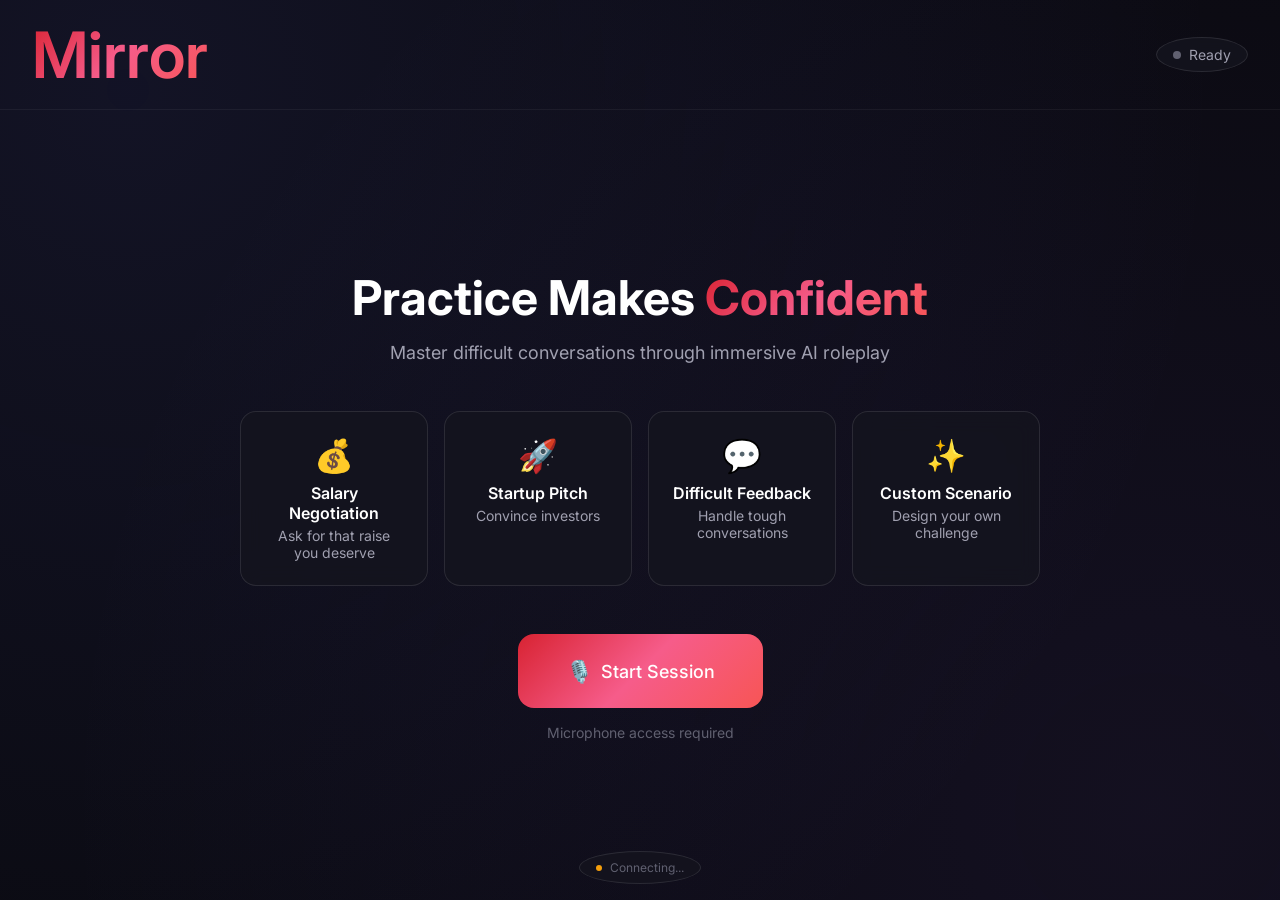
<file: self-improving/static/index.html>
<!DOCTYPE html>
<html lang="en">
<head>
    <meta charset="UTF-8">
    <meta name="viewport" content="width=device-width, initial-scale=1.0">
    <title>The Mirror - Conversation Simulator</title>
    <meta name="description" content="Practice difficult conversations with AI-powered roleplay coaching">
    <link rel="preconnect" href="https://fonts.googleapis.com">
    <link rel="preconnect" href="https://fonts.gstatic.com" crossorigin>
    <link href="https://fonts.googleapis.com/css2?family=Inter:wght@300;400;500;600;700&display=swap" rel="stylesheet">
    <link rel="stylesheet" href="css/style.css">
</head>
<body>
    <div class="app">
        <!-- Header -->
        <header class="header">
            <div class="logo">
                <span class="logo-text">Mirror</span>
            </div>
            <div class="session-indicator" id="sessionIndicator">
                <span class="phase-dot"></span>
                <span class="phase-text">Ready</span>
            </div>
        </header>

        <!-- Main Content -->
        <main class="main">
            <!-- Welcome Screen -->
            <section class="screen welcome-screen active" id="welcomeScreen">
                <div class="welcome-content">
                    <h1 class="welcome-title">Practice Makes <span class="gradient-text">Confident</span></h1>
                    <p class="welcome-subtitle">Master difficult conversations through immersive AI roleplay</p>
                    
                    <div class="scenario-cards">
                        <div class="scenario-card" data-scenario="salary">
                            <span class="scenario-icon">💰</span>
                            <h3>Salary Negotiation</h3>
                            <p>Ask for that raise you deserve</p>
                        </div>
                        <div class="scenario-card" data-scenario="pitch">
                            <span class="scenario-icon">🚀</span>
                            <h3>Startup Pitch</h3>
                            <p>Convince investors</p>
                        </div>
                        <div class="scenario-card" data-scenario="difficult">
                            <span class="scenario-icon">💬</span>
                            <h3>Difficult Feedback</h3>
                            <p>Handle tough conversations</p>
                        </div>
                        <div class="scenario-card" data-scenario="custom">
                            <span class="scenario-icon">✨</span>
                            <h3>Custom Scenario</h3>
                            <p>Design your own challenge</p>
                        </div>
                    </div>

                    <button class="btn btn-primary btn-large" id="startBtn">
                        <span class="btn-icon">🎙️</span>
                        Start Session
                    </button>
                    
                    <p class="permission-note">Microphone access required</p>
                </div>
            </section>

            <!-- Simulation Screen -->
            <section class="screen simulation-screen" id="simulationScreen">
                <div class="simulation-container">
                    <!-- AI Avatar -->
                    <div class="avatar-container">
                        <div class="avatar" id="aiAvatar">
                            <div class="avatar-ring"></div>
                            <div class="avatar-inner">
                                <span class="avatar-emoji" id="avatarEmoji">🎭</span>
                            </div>
                        </div>
                        <div class="character-name" id="characterName">The Mirror</div>
                    </div>

                    <!-- Audio Visualizer -->
                    <div class="audio-visualizer" id="audioVisualizer">
                        <div class="visualizer-bar"></div>
                        <div class="visualizer-bar"></div>
                        <div class="visualizer-bar"></div>
                        <div class="visualizer-bar"></div>
                        <div class="visualizer-bar"></div>
                    </div>

                    <!-- Status Indicator -->
                    <div class="status-indicator" id="statusIndicator">
                        <span class="status-text">Listening...</span>
                    </div>

                    <!-- Transcript (optional display) -->
                    <div class="transcript" id="transcript">
                        <div class="transcript-content"></div>
                    </div>
                </div>

                <!-- Control Bar -->
                <div class="control-bar">
                    <button class="control-btn control-pause" id="pauseBtn" title="Pause">
                        <span class="control-icon">⏸️</span>
                    </button>
                    <button class="control-btn control-mic" id="micBtn" title="Mute">
                        <span class="control-icon">🎙️</span>
                    </button>
                    <button class="control-btn control-end" id="endBtn" title="End Simulation">
                        <span class="control-icon">⏹️</span>
                    </button>
                </div>
            </section>

            <!-- Debrief Screen -->
            <section class="screen debrief-screen" id="debriefScreen">
                <div class="debrief-container">
                    <h2 class="debrief-title">Session Complete</h2>
                    <div class="debrief-content" id="debriefContent">
                        <p>Your coach is preparing feedback...</p>
                    </div>
                    <button class="btn btn-primary" id="newSessionBtn">
                        <span class="btn-icon">🔄</span>
                        Start New Session
                    </button>
                </div>
            </section>
        </main>

        <!-- Connection Status -->
        <div class="connection-status" id="connectionStatus">
            <span class="connection-dot"></span>
            <span class="connection-text">Connecting...</span>
        </div>
    </div>

    <script src="js/audio-processor.js" type="module"></script>
    <script src="js/app.js" type="module"></script>
</body>
</html>
</file>
<file: self-improving/static/css/style.css>
/* ============================================
   The Mirror - Conversation Simulator Styles
   ============================================ */

:root {
    /* Colors */
    --bg-primary: #0a0a0f;
    --bg-secondary: #12121a;
    --bg-tertiary: #1a1a25;
    --bg-glass: rgba(20, 20, 30, 0.8);
    
    --text-primary: #ffffff;
    --text-secondary: #a0a0b0;
    --text-muted: #606070;
    
    --accent-primary: #e63e4c;
    --accent-secondary: #ee305f;
    --accent-gradient: linear-gradient(135deg, #d82332, #f65c8a, #f75555);
    
    --success: #22c55e;
    --warning: #f59e0b;
    --danger: #ef4444;
    
    /* Spacing */
    --space-xs: 0.25rem;
    --space-sm: 0.5rem;
    --space-md: 1rem;
    --space-lg: 1.5rem;
    --space-xl: 2rem;
    --space-2xl: 3rem;
    --space-3xl: 4rem;
    
    /* Typography */
    --font-family: 'Inter', -apple-system, BlinkMacSystemFont, sans-serif;
    --font-size-xs: 0.75rem;
    --font-size-sm: 0.875rem;
    --font-size-md: 1rem;
    --font-size-lg: 1.125rem;
    --font-size-xl: 1.5rem;
    --font-size-2xl: 2rem;
    --font-size-3xl: 3rem;
    
    /* Transitions */
    --transition-fast: 150ms ease;
    --transition-normal: 300ms ease;
    --transition-slow: 500ms ease;
    
    /* Borders */
    --radius-sm: 0.5rem;
    --radius-md: 0.75rem;
    --radius-lg: 1rem;
    --radius-xl: 1.5rem;
    --radius-full: 50%;
}

/* Reset */
*, *::before, *::after {
    box-sizing: border-box;
    margin: 0;
    padding: 0;
}

html {
    font-size: 16px;
    -webkit-font-smoothing: antialiased;
    -moz-osx-font-smoothing: grayscale;
}

body {
    font-family: var(--font-family);
    background: var(--bg-primary);
    color: var(--text-primary);
    min-height: 100vh;
    overflow-x: hidden;
}

/* App Container */
.app {
    min-height: 100vh;
    display: flex;
    flex-direction: column;
    position: relative;
}

/* Background Effects */
.app::before {
    content: '';
    position: fixed;
    top: -50%;
    left: -50%;
    width: 200%;
    height: 200%;
    background: radial-gradient(circle at 30% 30%, rgba(99, 102, 241, 0.1) 0%, transparent 50%),
                radial-gradient(circle at 70% 70%, rgba(139, 92, 246, 0.08) 0%, transparent 50%);
    pointer-events: none;
    z-index: 0;
}

/* Header */
.header {
    display: flex;
    justify-content: space-between;
    align-items: center;
    padding: var(--space-md) var(--space-xl);
    position: relative;
    z-index: 10;
    border-bottom: 1px solid rgba(255, 255, 255, 0.05);
}

.logo {
    display: flex;
    align-items: center;
    gap: var(--space-sm);
}

.logo-icon {
    font-size: var(--font-size-xl);
}

.logo-text {
    font-size: 4rem;
    font-weight: 600;
    background: var(--accent-gradient);
    -webkit-background-clip: text;
    -webkit-text-fill-color: transparent;
    background-clip: text;
}

.session-indicator {
    display: flex;
    align-items: center;
    gap: var(--space-sm);
    padding: var(--space-sm) var(--space-md);
    background: var(--bg-glass);
    border-radius: var(--radius-full);
    border: 1px solid rgba(255, 255, 255, 0.1);
    backdrop-filter: blur(10px);
}

.phase-dot {
    width: 8px;
    height: 8px;
    border-radius: var(--radius-full);
    background: var(--text-muted);
    transition: var(--transition-normal);
}

.phase-dot.active {
    background: var(--success);
    box-shadow: 0 0 10px var(--success);
}

.phase-dot.recording {
    background: var(--danger);
    animation: pulse 1.5s ease-in-out infinite;
}

.phase-text {
    font-size: var(--font-size-sm);
    color: var(--text-secondary);
}

/* Main Content */
.main {
    flex: 1;
    display: flex;
    align-items: center;
    justify-content: center;
    position: relative;
    z-index: 5;
    padding: var(--space-xl);
}

/* Screens */
.screen {
    display: none;
    width: 100%;
    max-width: 800px;
    animation: fadeIn 0.5s ease;
}

.screen.active {
    display: block;
}

@keyframes fadeIn {
    from { opacity: 0; transform: translateY(20px); }
    to { opacity: 1; transform: translateY(0); }
}

/* Welcome Screen */
.welcome-content {
    text-align: center;
}

.welcome-title {
    font-size: var(--font-size-3xl);
    font-weight: 700;
    margin-bottom: var(--space-md);
    line-height: 1.2;
}

.gradient-text {
    background: var(--accent-gradient);
    -webkit-background-clip: text;
    -webkit-text-fill-color: transparent;
    background-clip: text;

}

.welcome-subtitle {
    font-size: var(--font-size-lg);
    color: var(--text-secondary);
    margin-bottom: var(--space-2xl);
}

/* Scenario Cards */
.scenario-cards {
    display: grid;
    grid-template-columns: repeat(auto-fit, minmax(160px, 1fr));
    gap: var(--space-md);
    margin-bottom: var(--space-2xl);
}

.scenario-card {
    background: var(--bg-glass);
    border: 1px solid rgba(255, 255, 255, 0.1);
    border-radius: var(--radius-lg);
    padding: var(--space-lg);
    cursor: pointer;
    transition: var(--transition-normal);
    backdrop-filter: blur(10px);
}

.scenario-card:hover {
    border-color: var(--accent-primary);
    transform: translateY(-4px);
    box-shadow: 0 10px 40px rgba(99, 102, 241, 0.2);
}

.scenario-card.selected {
    border-color: var(--accent-primary);
    background: rgba(99, 102, 241, 0.1);
}

.scenario-icon {
    font-size: 2rem;
    display: block;
    margin-bottom: var(--space-sm);
}

.scenario-card h3 {
    font-size: var(--font-size-md);
    font-weight: 600;
    margin-bottom: var(--space-xs);
}

.scenario-card p {
    font-size: var(--font-size-sm);
    color: var(--text-secondary);
}

/* Buttons */
.btn {
    display: inline-flex;
    align-items: center;
    justify-content: center;
    gap: var(--space-sm);
    padding: var(--space-md) var(--space-xl);
    font-family: var(--font-family);
    font-size: var(--font-size-md);
    font-weight: 500;
    border: none;
    border-radius: var(--radius-lg);
    cursor: pointer;
    transition: var(--transition-normal);
}

.btn-primary {
    background: var(--accent-gradient);
    color: white;
}

.btn-primary:hover {
    transform: translateY(-2px);
    box-shadow: 0 10px 30px rgba(99, 102, 241, 0.4);
}

.btn-large {
    padding: var(--space-lg) var(--space-2xl);
    font-size: var(--font-size-lg);
}

.btn-icon {
    font-size: 1.2em;
}

.permission-note {
    margin-top: var(--space-md);
    font-size: var(--font-size-sm);
    color: var(--text-muted);
}

/* Simulation Screen */
.simulation-container {
    display: flex;
    flex-direction: column;
    align-items: center;
    justify-content: center;
    min-height: 60vh;
}

/* Avatar */
.avatar-container {
    text-align: center;
    margin-bottom: var(--space-xl);
}

.avatar {
    position: relative;
    width: 150px;
    height: 150px;
    margin: 0 auto var(--space-md);
}

.avatar-ring {
    position: absolute;
    inset: 0;
    border-radius: var(--radius-full);
    border: 3px solid transparent;
    background: var(--accent-gradient) border-box;
    -webkit-mask: linear-gradient(#fff 0 0) padding-box, linear-gradient(#fff 0 0);
    mask: linear-gradient(#fff 0 0) padding-box, linear-gradient(#fff 0 0);
    -webkit-mask-composite: xor;
    mask-composite: exclude;
}

.avatar.speaking .avatar-ring {
    animation: speakingPulse 1s ease-in-out infinite;
}

@keyframes speakingPulse {
    0%, 100% { transform: scale(1); opacity: 1; }
    50% { transform: scale(1.1); opacity: 0.7; }
}

.avatar-inner {
    position: absolute;
    inset: 8px;
    background: var(--bg-secondary);
    border-radius: var(--radius-full);
    display: flex;
    align-items: center;
    justify-content: center;
}

.avatar-emoji {
    font-size: 4rem;
}

.character-name {
    font-size: var(--font-size-xl);
    font-weight: 600;
    color: var(--text-primary);
}

/* Audio Visualizer */
.audio-visualizer {
    display: flex;
    gap: 6px;
    align-items: center;
    justify-content: center;
    height: 60px;
    margin-bottom: var(--space-lg);
}

.visualizer-bar {
    width: 6px;
    height: 20px;
    background: var(--accent-primary);
    border-radius: var(--radius-sm);
    transition: height 0.1s ease;
}

.audio-visualizer.active .visualizer-bar {
    animation: visualizerBounce 0.5s ease-in-out infinite;
}

.audio-visualizer.active .visualizer-bar:nth-child(1) { animation-delay: 0s; }
.audio-visualizer.active .visualizer-bar:nth-child(2) { animation-delay: 0.1s; }
.audio-visualizer.active .visualizer-bar:nth-child(3) { animation-delay: 0.2s; }
.audio-visualizer.active .visualizer-bar:nth-child(4) { animation-delay: 0.1s; }
.audio-visualizer.active .visualizer-bar:nth-child(5) { animation-delay: 0s; }

@keyframes visualizerBounce {
    0%, 100% { height: 20px; }
    50% { height: 50px; }
}

/* Status Indicator */
.status-indicator {
    padding: var(--space-sm) var(--space-lg);
    background: var(--bg-glass);
    border-radius: var(--radius-full);
    border: 1px solid rgba(255, 255, 255, 0.1);
    margin-bottom: var(--space-xl);
}

.status-text {
    font-size: var(--font-size-sm);
    color: var(--text-secondary);
}

/* Transcript */
.transcript {
    max-width: 600px;
    max-height: 200px;
    overflow-y: auto;
    padding: var(--space-md);
    background: var(--bg-glass);
    border-radius: var(--radius-lg);
    border: 1px solid rgba(255, 255, 255, 0.05);
    display: none;
}

.transcript.visible {
    display: block;
}

.transcript-content {
    font-size: var(--font-size-sm);
    color: var(--text-secondary);
    line-height: 1.6;
}

/* Control Bar */
.control-bar {
    display: flex;
    justify-content: center;
    gap: var(--space-md);
    padding: var(--space-lg);
    margin-top: var(--space-xl);
}

.control-btn {
    width: 60px;
    height: 60px;
    border-radius: var(--radius-full);
    border: none;
    background: var(--bg-glass);
    border: 1px solid rgba(255, 255, 255, 0.1);
    cursor: pointer;
    transition: var(--transition-normal);
    display: flex;
    align-items: center;
    justify-content: center;
    backdrop-filter: blur(10px);
}

.control-btn:hover {
    background: var(--bg-tertiary);
    transform: scale(1.1);
}

.control-icon {
    font-size: 1.5rem;
}

.control-end {
    background: rgba(239, 68, 68, 0.1);
    border-color: rgba(239, 68, 68, 0.3);
}

.control-end:hover {
    background: rgba(239, 68, 68, 0.2);
}

.control-mic.muted {
    background: rgba(239, 68, 68, 0.2);
}

/* Debrief Screen */
.debrief-container {
    text-align: center;
    max-width: 600px;
    margin: 0 auto;
}

.debrief-title {
    font-size: var(--font-size-2xl);
    margin-bottom: var(--space-xl);
}

.debrief-content {
    background: var(--bg-glass);
    border: 1px solid rgba(255, 255, 255, 0.1);
    border-radius: var(--radius-lg);
    padding: var(--space-xl);
    margin-bottom: var(--space-xl);
    text-align: left;
    line-height: 1.8;
}

.debrief-content h3 {
    color: var(--accent-primary);
    margin-top: var(--space-lg);
    margin-bottom: var(--space-sm);
}

.debrief-content h3:first-child {
    margin-top: 0;
}

/* Connection Status */
.connection-status {
    position: fixed;
    bottom: var(--space-md);
    left: 50%;
    transform: translateX(-50%);
    display: flex;
    align-items: center;
    gap: var(--space-sm);
    padding: var(--space-sm) var(--space-md);
    background: var(--bg-glass);
    border-radius: var(--radius-full);
    border: 1px solid rgba(255, 255, 255, 0.1);
    font-size: var(--font-size-xs);
    color: var(--text-muted);
    backdrop-filter: blur(10px);
    z-index: 100;
    opacity: 1;
    transition: var(--transition-normal);
}

.connection-status.hidden {
    opacity: 0;
    pointer-events: none;
}

.connection-dot {
    width: 6px;
    height: 6px;
    border-radius: var(--radius-full);
    background: var(--warning);
}

.connection-status.connected .connection-dot {
    background: var(--success);
}

.connection-status.error .connection-dot {
    background: var(--danger);
}

/* Animations */
@keyframes pulse {
    0%, 100% { opacity: 1; }
    50% { opacity: 0.5; }
}

/* Responsive */
@media (max-width: 768px) {
    .welcome-title {
        font-size: var(--font-size-2xl);
    }
    
    .scenario-cards {
        grid-template-columns: repeat(2, 1fr);
    }
    
    .avatar {
        width: 120px;
        height: 120px;
    }
    
    .avatar-emoji {
        font-size: 3rem;
    }
}

@media (max-width: 480px) {
    .header {
        padding: var(--space-sm) var(--space-md);
    }
    
    .main {
        padding: var(--space-md);
    }
    
    .scenario-cards {
        grid-template-columns: 1fr;
    }
    
    .control-btn {
        width: 50px;
        height: 50px;
    }
}
</file>
